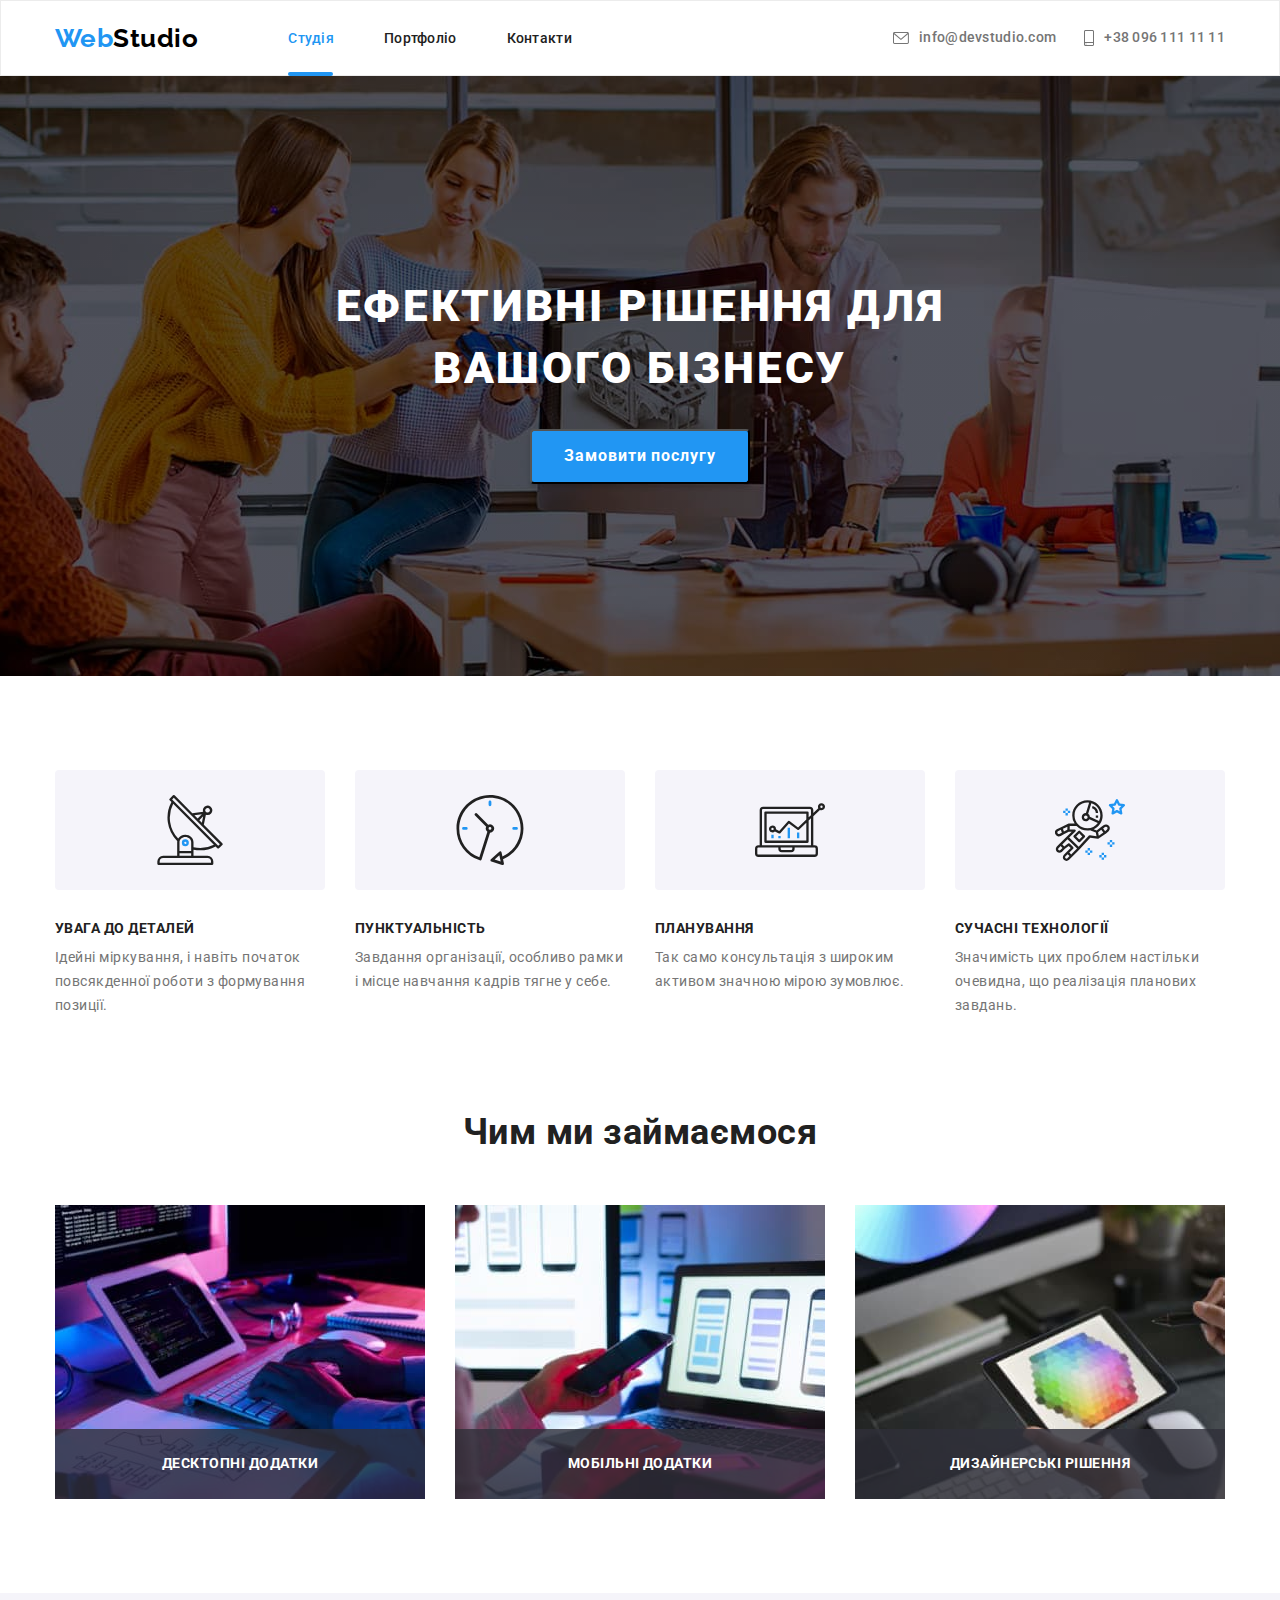
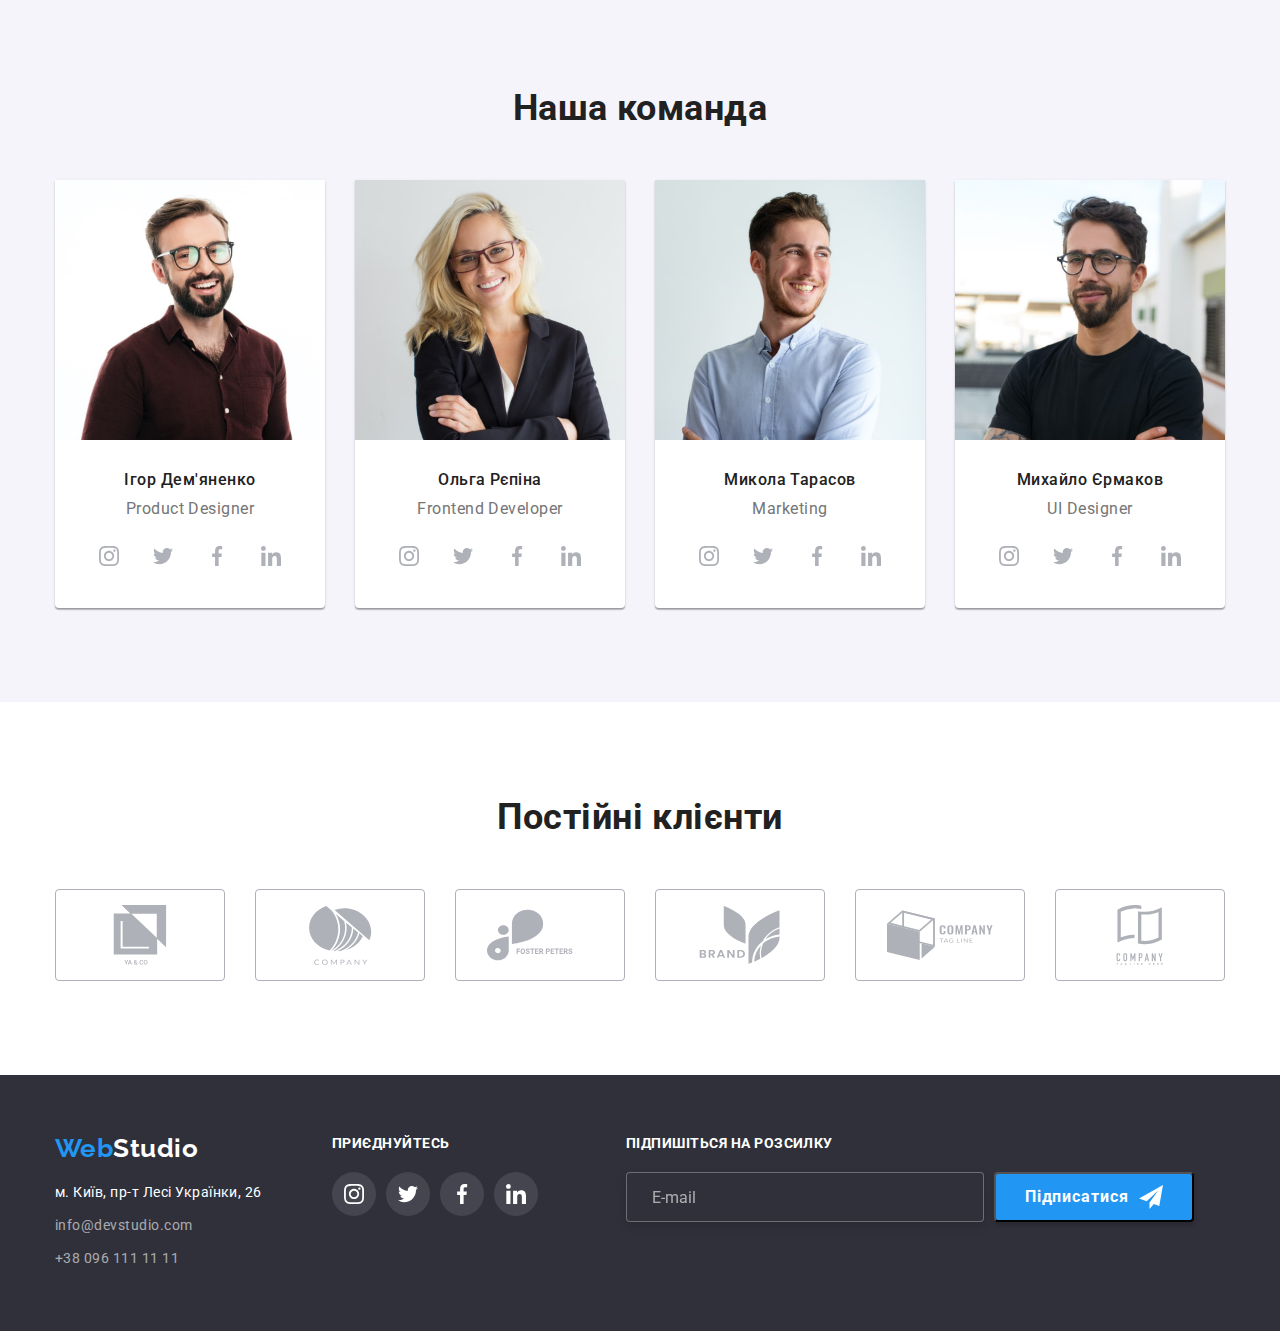
<file: index.html>
<!DOCTYPE html>
    <html lang="uk">
        
    <head>
        <meta charset="UTF-8">
        <meta http-equiv="X-UA-Compatible" content="IE=edge">
        <meta name="viewport" content="width=device-width, initial-scale=1.0">
        <title>Студія</title>
        <link rel="stylesheet" href="https://cdnjs.cloudflare.com/ajax/libs/modern-normalize/1.0.0/modern-normalize.min.css" />
        <link rel="preconnect" href="https://fonts.googleapis.com">
        <link rel="preconnect" href="https://fonts.gstatic.com" crossorigin>
        <link
            href="https://fonts.googleapis.com/css2?family=Raleway:ital,wght@0,700;1,700&family=Roboto:wght@400;500;700;900&display=swap"
            rel="stylesheet">
            <link rel="stylesheet" href="https://cdn.jsdelivr.net/npm/modern-normalize@1.1.0/modern-normalize.min.css">
        <link rel="stylesheet" href="./css/styles.css">
    </head>
    <body class="body-page">

        <!--Шапка-->

        <header class="page-header">
            <div class="container page-header-container">

            <nav class="page-nav">

            <a href="./index.html" class="logo"><span class="logo-web">Web</span>Studio</a>

            

            <ul class="menu list">
                <li class="menu-item">
                    <a href="./index.html" class="menu-link link-current lines">Студія </a>
                </li>
                <li class="menu-item">
                    <a href="./portfolio.html" class="menu-link lines">Портфоліо</a>
                </li>
                <li class="menu-item">
                    <a href="" class="menu-link lines">Контакти</a>
                </li>

                </ul>

                </nav>

                

            <ul class="contact list">

                <li>
                    <a href="mailto:info@devstudio.com" class="contact-phone-number lines ">
                        <svg class="contact-icon mail-list-item-link" width="16" height="12">
                            <use href="./images/sprite/symbol-defs.svg#icon-mail-page-header-hover"></use>
                        </svg>
                        info@devstudio.com</a>
                </li>
            
                <li>
                
                    <a href="tel:+380961111111" class="contact-phone-number lines ">
                        <svg class="contact-icon phone-list-item-link" width="10" height="16">
                            <use href="./images/sprite/symbol-defs.svg#icon-smartphone-page-header"></use>
                        </svg>
                        +38 096 111 11 11</a>
                    
                </li>
                

            </ul>
            </div>  

        

        </header>

        <!--уникальный контент страницы-->
        <main>

    <!--Герой-->
    <section class="hero">


        <div class="container page-hero-container">

    <h1 class="hero-titel">Ефективні рішення для вашого бізнесу</h1>

    <button type="button" class="modal-open-btn pramery" data-modal-open>Замовити послугу</button>

    </div>

    </section>

    <!--Предложение-->

    <section class="section section-sentence">
    <div class="container container-section-sentence">


        <h2 class="section-titel hidinh">Наші переваги</h2>

        <ul class="sentence-list list">


        <li class="section-sentence-item">
            <div class="section-sentence-list"></div>

            <a href="antenna" lang="en" class="sentence-icon  ">
                <svg class="sentence-icon-list " width="70" height="70">
                    <use href="./images/sprite/symbol-defs.svg#icon-antenna-section-sentence" class="sentence-icon-list-item">
                    </use>
                </svg>
            </a>
            <h2 class="titel subtitel">УВАГА ДО ДЕТАЛЕЙ</h2>
            <p class="title-list">Ідейні міркування, і навіть початок повсякденної роботи з формування позиції.</p>


        </li>
        
        
        <li class="section-sentence-item">
            <div class="section-sentence-list"></div>
            <a href="clock" lang="en" class="sentence-icon ">
                <svg class="sentence-icon-list " width="70" height="70">
                    <use href="./images/sprite/symbol-defs.svg#icon-clock-section-sentence" class="sentence-icon-list-item"></use>
                </svg>
            </a>
            <h2 class="titel subtitel">ПУНКТУАЛЬНІСТЬ</h2>
            <p class="title-list">Завдання організації, особливо рамки і місце навчання кадрів тягне у себе.</p>
            
        </li>
        
        <li class="section-sentence-item">
            <div class="section-sentence-list"></div>
            <a href="diagram" lang="en" class="sentence-icon  ">
                <svg class="sentence-icon-list " width="70" height="70">
                    <use href="./images/sprite/symbol-defs.svg#icon-diagram-section-sentence" class="sentence-icon-list-item">
                    </use>
                </svg>
            </a>
            <h2 class="titel subtitel">ПЛАНУВАННЯ</h2>
            <p class="title-list">Так само консультація з широким активом значною мірою зумовлює.</p>
            
        </li>
        
        <li class="section-sentence-item">
            <div class="section-sentence-list"></div>
            <a href="astronaut" lang="en" class="sentence-icon ">
                <svg class="sentence-icon-list " width="70" height="70">
                    <use href="./images/sprite/symbol-defs.svg#icon-astronaut-section-sentence" class="sentence-icon-list-item">
                    </use>
                </svg>
            </a>
            <h2 class="titel subtitel">СУЧАСНІ ТЕХНОЛОГІЇ</h2>
            <p class="title-list">Значимість цих проблем настільки очевидна, що реалізація планових завдань.</p>
            
        </li>
        
        </ul>
        </div>

    </section>


    <!--Чем занимается студия-->
    <section class="section-do " >
    <div class="container container-section-do">
    <h2 class="section-titel">Чим ми займаємося</h2>

    
    <ul class="section-list-do  list">
        <li class="section-list-do-item red">
        <div class="section-do-thumb">
            <img class="section-do-img" src="./images/img-1.jpg" alt="ноутбук" width="370"> 
            <p class="section-do-label">Десктопні додатки</p>
        </div>
        </li>

        <li class="section-list-do-item">
        <div class="section-do-thumb">
            <img src="./images/img-2.jpg" alt="телефон" width="370">

            <p class="section-do-label">Мобільні додатки</p>
            </div>
        </li>

        <li class="section-list-do-item">

        <div class="section-do-thumb">
            <img src="./images/img-3.jpg" alt="планшет" width="370">
            <p class="section-do-label">Дизайнерські рішення</p>
        </div>

        </li>
    
    </ul>



    </div>

    </section>

    <!--Команда-->
    <section class="section team ">

        <div class="container">

        <h2 class="section-titel ">Наша команда</h2>

        <ul class="team-list list">
            <li class="team-list-link">
                
                    <img src="./images/unknown.jpg" class="team-list-link-img" alt="мужчина" width="270">
                    <h2 class="team-title subtitel">Ігор Дем'яненко</h2> 
                    <p class="work-title">Product Designer</p> 

                    <ul class="social-list list">
                        <li class="social-list__item">
                            <a href="instagram" lang="en" class="social-list__item-link social-list__item-link_instagram ">
                            <svg class="social-list__icon" width="20" height="20">
                                <use href="./images/sprite/symbol-defs.svg#icon-instagram-2" class="social-list-icon-use">
                                </use>
                            </svg>
                        </a>
                    </li>

                        <li class="social-list__item">
                            <a href="twitter" lang="en" class="social-list__item-link social-list__item-link_twitter ">
                                <svg class="social-list__icon" width="20" height="20">
                                    <use href="./images/sprite/symbol-defs.svg#icon-twitter" class="social-list-icon-use">
                                    </use>
                                </svg>
                            </a>
                        </li>

                        <li class="social-list__item">
                            <a href="facebook" lang="en" class="social-list__item-link social-list__item-link_facebook ">
                                <svg class="social-list__icon" width="20" height="20">
                                    <use href="./images/sprite/symbol-defs.svg#icon-facebook" class="social-list-icon-use">
                                    </use>
                                </svg>
                            </a>
                        </li>

                        <li class="social-list__item">
                            <a href="linkedin" lang="en" class="social-list__item-link social-list__item-link_linkedin">
                                <svg class="social-list__icon" width="20" height="20">
                                    <use href="./images/sprite/symbol-defs.svg#icon-linkedin" class="social-list-icon-use">
                                    </use>
                                </svg>
                            </a>
                        </li>



                    </ul>
                

                


                
            </li>

            

        <li class="team-list-link">

        <img src="./images/unknown2.jpg" class="team-list-link-img" alt="женщина" width="270">
        <h2 class="team-title subtitel">Ольга Рєпіна</h2>
        <p class="work-title">Frontend Developer</P>
        
            <ul class="social-list list">
                <li class="social-list__item">
                    <a href="instagram" lang="en" class="social-list__item-link social-list__item-link_instagram ">
                        <svg class="social-list__icon" width="20" height="20">
                            <use href="./images/sprite/symbol-defs.svg#icon-instagram-2" class="social-list-icon-use">
                            </use>
                        </svg>
                    </a>
                </li>
            
                <li class="social-list__item">
                    <a href="twitter" lang="en" class="social-list__item-link social-list__item-link_twitter ">
                        <svg class="social-list__icon" width="20" height="20">
                            <use href="./images/sprite/symbol-defs.svg#icon-twitter" class="social-list-icon-use">
                            </use>
                        </svg>
                    </a>
                </li>
            
                <li class="social-list__item">
                    <a href="facebook" lang="en" class="social-list__item-link social-list__item-link_facebook ">
                        <svg class="social-list__icon" width="20" height="20">
                            <use href="./images/sprite/symbol-defs.svg#icon-facebook" class="social-list-icon-use">
                            </use>
                        </svg>
                    </a>
                </li>
            
                <li class="social-list__item">
                    <a href="linkedin" lang="en" class="social-list__item-link social-list__item-link_linkedin">
                        <svg class="social-list__icon" width="20" height="20">
                            <use href="./images/sprite/symbol-defs.svg#icon-linkedin" class="social-list-icon-use">
                            </use>
                        </svg>
                    </a>
                </li>
            
            
            
            </ul>

        </li>

        <li class="team-list-link">

        <img src="./images/unknown3.jpg" class="team-list-link-img" alt="мужчина" width="270">
        <h2 class="team-title subtitel">Микола Тарасов</h2>
        <P class="work-title">Marketing</P>

        <ul class="social-list list">
            <li class="social-list__item">
                <a href="instagram" lang="en" class="social-list__item-link social-list__item-link_instagram ">
                    <svg class="social-list__icon" width="20" height="20">
                        <use href="./images/sprite/symbol-defs.svg#icon-instagram-2" class="social-list-icon-use">
                        </use>
                    </svg>
                </a>
            </li>
        
            <li class="social-list__item">
                <a href="twitter" lang="en" class="social-list__item-link social-list__item-link_twitter ">
                    <svg class="social-list__icon" width="20" height="20">
                        <use href="./images/sprite/symbol-defs.svg#icon-twitter" class="social-list-icon-use">
                        </use>
                    </svg>
                </a>
            </li>
        
            <li class="social-list__item">
                <a href="facebook" lang="en" class="social-list__item-link social-list__item-link_facebook ">
                    <svg class="social-list__icon" width="20" height="20">
                        <use href="./images/sprite/symbol-defs.svg#icon-facebook" class="social-list-icon-use">
                        </use>
                    </svg>
                </a>
            </li>
        
            <li class="social-list__item">
                <a href="linkedin" lang="en" class="social-list__item-link social-list__item-link_linkedin">
                    <svg class="social-list__icon" width="20" height="20">
                        <use href="./images/sprite/symbol-defs.svg#icon-linkedin" class="social-list-icon-use">
                        </use>
                    </svg>
                </a>
            </li>
        
        
        
        </ul>

        </li>


        <li class="team-list-link">
    
            <img src="./images/unknown4.jpg" class="team-list-link-img" alt="мужчина" width="270">
            <h2 class="team-title subtitel">Михайло Єрмаков</h2>
        <P class="work-title">UI Designer</P>

        <ul class="social-list list">
            <li class="social-list__item">
                <a href="instagram" lang="en" class="social-list__item-link social-list__item-link_instagram ">
                    <svg class="social-list__icon" width="20" height="20">
                        <use href="./images/sprite/symbol-defs.svg#icon-instagram-2" class="social-list-icon-use">
                        </use>
                    </svg>
                </a>
            </li>
        
            <li class="social-list__item">
                <a href="twitter" lang="en" class="social-list__item-link social-list__item-link_twitter ">
                    <svg class="social-list__icon" width="20" height="20">
                        <use href="./images/sprite/symbol-defs.svg#icon-twitter" class="social-list-icon-use">
                        </use>
                    </svg>
                </a>
            </li>
        
            <li class="social-list__item">
                <a href="facebook" lang="en" class="social-list__item-link social-list__item-link_facebook ">
                    <svg class="social-list__icon" width="20" height="20">
                        <use href="./images/sprite/symbol-defs.svg#icon-facebook" class="social-list-icon-use">
                        </use>
                    </svg>
                </a>
            </li>
        
            <li class="social-list__item">
                <a href="linkedin" lang="en" class="social-list__item-link social-list__item-link_linkedin">
                    <svg class="social-list__icon" width="20" height="20">
                        <use href="./images/sprite/symbol-defs.svg#icon-linkedin" class="social-list-icon-use">
                        </use>
                    </svg>
                </a>
            </li>
        
        
        
        </ul>

        </li>
    </ul>

    </div>

    </section>

    <section class="section clients">

        <!--Постійні клієнти-->
        <div class="container">

    <h2 class="clients-titel">Постійні клієнти</h2>

    <ul class="clients-list list">

        <li class="clients-list__item">
        <a href="clients-1" lang="en" class="clients-list__item-link">
            <svg class="clients-list__icon" width="106" height="60">
                <use href="./images/sprite/symbol-defs.svg#icon-group" class="clients-list-icon-use">
                </use>
            </svg>
        </a>
        </li>

        <li class="clients-list__item">
            
            <a href="clients-2" lang="en" class="clients-list__item-link">
            <svg class="clients-list__icon" width="106" height="60">
                <use href="./images/sprite/symbol-defs.svg#icon-group-2" class="clients-list-icon-use">
                </use>
            </svg>
        </a>
    </li>


        <li class="clients-list__item">
            <a href="clients-3" lang="en" class="clients-list__item-link">
            <svg class="clients-list__icon" width="106" height="60">
                <use href="./images/sprite/symbol-defs.svg#icon-group-3" class="clients-list-icon-use">
                </use>
            </svg>
        </a>
    </li>


        <li class="clients-list__item">
            
            <a href="clients-4" lang="en" class="clients-list__item-link">
            <svg class="clients-list__icon" width="106" height="60">
                <use href="./images/sprite/symbol-defs.svg#icon-group-4" class="clients-list-icon-use">
                </use>
            </svg>
        </a>

    </li>
        <li class="clients-list__item">
            
            <a href="clients-5" lang="en" class="clients-list__item-link">
            <svg class="clients-list__icon" width="106" height="60">
                <use href="./images/sprite/symbol-defs.svg#icon-group-5" class="clients-list-icon-use">
                </use>
            </svg>
        </a>

    </li>
        <li class="clients-list__item">
            <a href="clients-6" lang="en" class="clients-list__item-link">
            <svg class="clients-list__icon" width="106" height="60">
                <use href="./images/sprite/symbol-defs.svg#icon-group-6" class="clients-list-icon-use">
                </use>
            </svg>
        </a>

    </li>
    </ul>



    </div>

    </section>

    </main>

    <footer class="footer container-footer">

        <div class="container footer-box">

            
    <div class="footer-on">
        
            <a href="./index.html" class="logo-footer lines"><span class="logo-web-footer">Web</span>Studio</a>

        

        <address class="footer-address">

        <ul class="footer-titel list">

            <li><a href="https://www.google.com/maps/place/бул.+Леси+Украинки,+26,+Киев,+02000/@50.4265807,30.5383858,17z/data=!3m1!4b1!4m5!3m4!1s0x40d4cf0e033ecbe9:0x57a4dffefec77da0!8m2!3d50.4265807!4d30.5383858?shorturl=1"
                    target="_blank" rel="noreferer noopener nofollow" class="footer-link adress footer-br">м. Київ, пр-т Лесі Українки, 26</a></li>
            <li><a href="mailto:info@devstudio.com" class="footer-link mail footer-br">info@devstudio.com</a></li>
                <li><a href="tel:+380961111111" class="footer-link tel footer-br">+38 096 111 11 11</a></li>
            
        
        </ul>
        </address>

        </div>


        <div class="foter-social">

        <p class="footer-social-titel">приєднуйтесь</p>

        <ul class="footer-social-list list">



        
        
            <li class="footer-social-list__item">
                <a href="instagram" lang="en" class="footer-social-list__item-link social-list__item-link_instagram ">
                    <svg class="footer-social-list__icon" width="20" height="20">
                        <use href="./images/sprite/symbol-defs.svg#icon-instagram-2" class="footer-social-list-icon-use">
                        </use>
                    </svg>
                </a>
            </li>
        
            <li class="social-list__item">
                <a href="twitter" lang="en" class="footer-social-list__item-link social-list__item-link_twitter ">
                    <svg class="footer-social-list__icon" width="20" height="20">
                        <use href="./images/sprite/symbol-defs.svg#icon-twitter" class="footer-social-list-icon-use">
                        </use>
                    </svg>
                </a>
            </li>
        
            <li class="social-list__item">
                <a href="facebook" lang="en" class="footer-social-list__item-link social-list__item-link_facebook ">
                    <svg class="footer-social-list__icon" width="20" height="20">
                        <use href="./images/sprite/symbol-defs.svg#icon-facebook" class="footer-social-list-icon-use">
                        </use>
                    </svg>
                </a>
            </li>
        
            <li class="social-list__item">
                <a href="linkedin" lang="en" class="footer-social-list__item-link social-list__item-link_linkedin">
                    <svg class="footer-social-list__icon" width="20" height="20">
                        <use href="./images/sprite/symbol-defs.svg#icon-linkedin" class="footer-social-list-icon-use">
                        </use>
                    </svg>
                </a>
            </li>
        
        
        
        </ul>
    
        </div>


        
        <div class="footer-input">
            <p class="footer-input-titel">Підпишіться на розсилку</p>



    <form class="footer-form">
        


        <label class="footer-form-field"> 
            
                <input type="email" class="footer-form-input" 
                required 
                pattern="[A-Za-zА-Яа-яЁёІіЇїЄє]+" 
                name="user-footer_email"
                placeholder="E-mail">
    </label>

    <button type="submit" class="footer-form-button">Підписатися
        <svg class="footer-form-icon-send" width="24" height="24">
            <use href="./images/sprite/symbol-defs.svg#icon-send"></use>
        </svg>
    </button>
            </form>
            
          
           
                
            
            
         
        </div>
        </div>

    </footer>


    <div class="backdrop is-hidden"  data-modal>
        <div class="modal">
            <button type="button" class="modal-close-btn" data-modal-close>
                <svg class="modal-close-icon" width="18" height="18">
                    <use href="./images/sprite/symbol-defs.svg#icon-close">
                        </use>
                </svg>
            </button>
            <b class="modal-form-titel">Залиште свої дані, ми вам передзвонимо</b>
            <form class="modal-form">
                <label class="modal-form-field">
                    <span class="modal-form-field-desc">Ім'я</span>
                    <span class="modal-form-input-wrapp">
                    <input type="text" class="modal-form-input" 
                    required 
                    pattern="[A-Za-zА-Яа-яЁёІіЇїЄє]+" 
                    name="user_name">
                    <svg class="modal-form-icon" width="18" height="18">
                        <use href="./images/sprite/symbol-defs.svg#modal-icon-person"></use>
                    </svg>
                    </span>

                </label>

                <label class="modal-form-field">
                    <span class="modal-form-field-desc">Телефон</span>
                    <span class="modal-form-input-wrapp">
                    <input type="tel" class="modal-form-input" 
                    required 
                    pattern="[0-9]{3}-[0-9]{3}-[0-9]{2}-[0-9]{2}"
                    title="xxx-xxx-xx-xx"
                    name="user_phome">
                    <svg class="modal-form-icon" width="18" height="18">
                        <use href="./images/sprite/symbol-defs.svg#modal-icon-phone"></use>
                    </svg>
                    </span>
                    
                </label>

                <label class="modal-form-field">
                    <span class="modal-form-field-desc">Пошта</span>
                    <span class="modal-form-input-wrapp">
                    <input type="email" class="modal-form-input" required pattern="[A-Za-zА-Яа-яЁёІіЇїЄє]+"
                    name="user_email">
                    <svg class="modal-form-icon" width="18" height="18">
                        <use href="./images/sprite/symbol-defs.svg#modal-icon-email"></use>
                    </svg>
                    </span>
                </label>

                <label class="modal-form-field modal-form-field-last">
            <span class="modal-form-field-desc">Коментар</span>
                    <textarea name="user_message" class="modal-form-massage"
                    placeholder="Введіть текст"></textarea>            
                </label>
                <label class="modal-form-check-field">
                    <input type="checkbox" class="modal-form-check" required
                    name="checkbox">
                    <svg class="modal-form-own-checkbox">
                        <use  class="modal-form-own-checkbox-icon" href="./images/sprite/symbol-defs.svg#icon-check"></use>
                    </svg>
                    <span class="modal-form-text">Погоджуюся з розсилкою та приймаю &nbsp;</span>
                            <a href="" class="modal-form-treaty">Умови договору</a>
                </label>
                <button type='submit' class="modal-form-submit">Відправити</button>

            </form>
        </div>
    </div>

        <script src="./js/modal.js"></script>
    </body>
    </html>
</file>
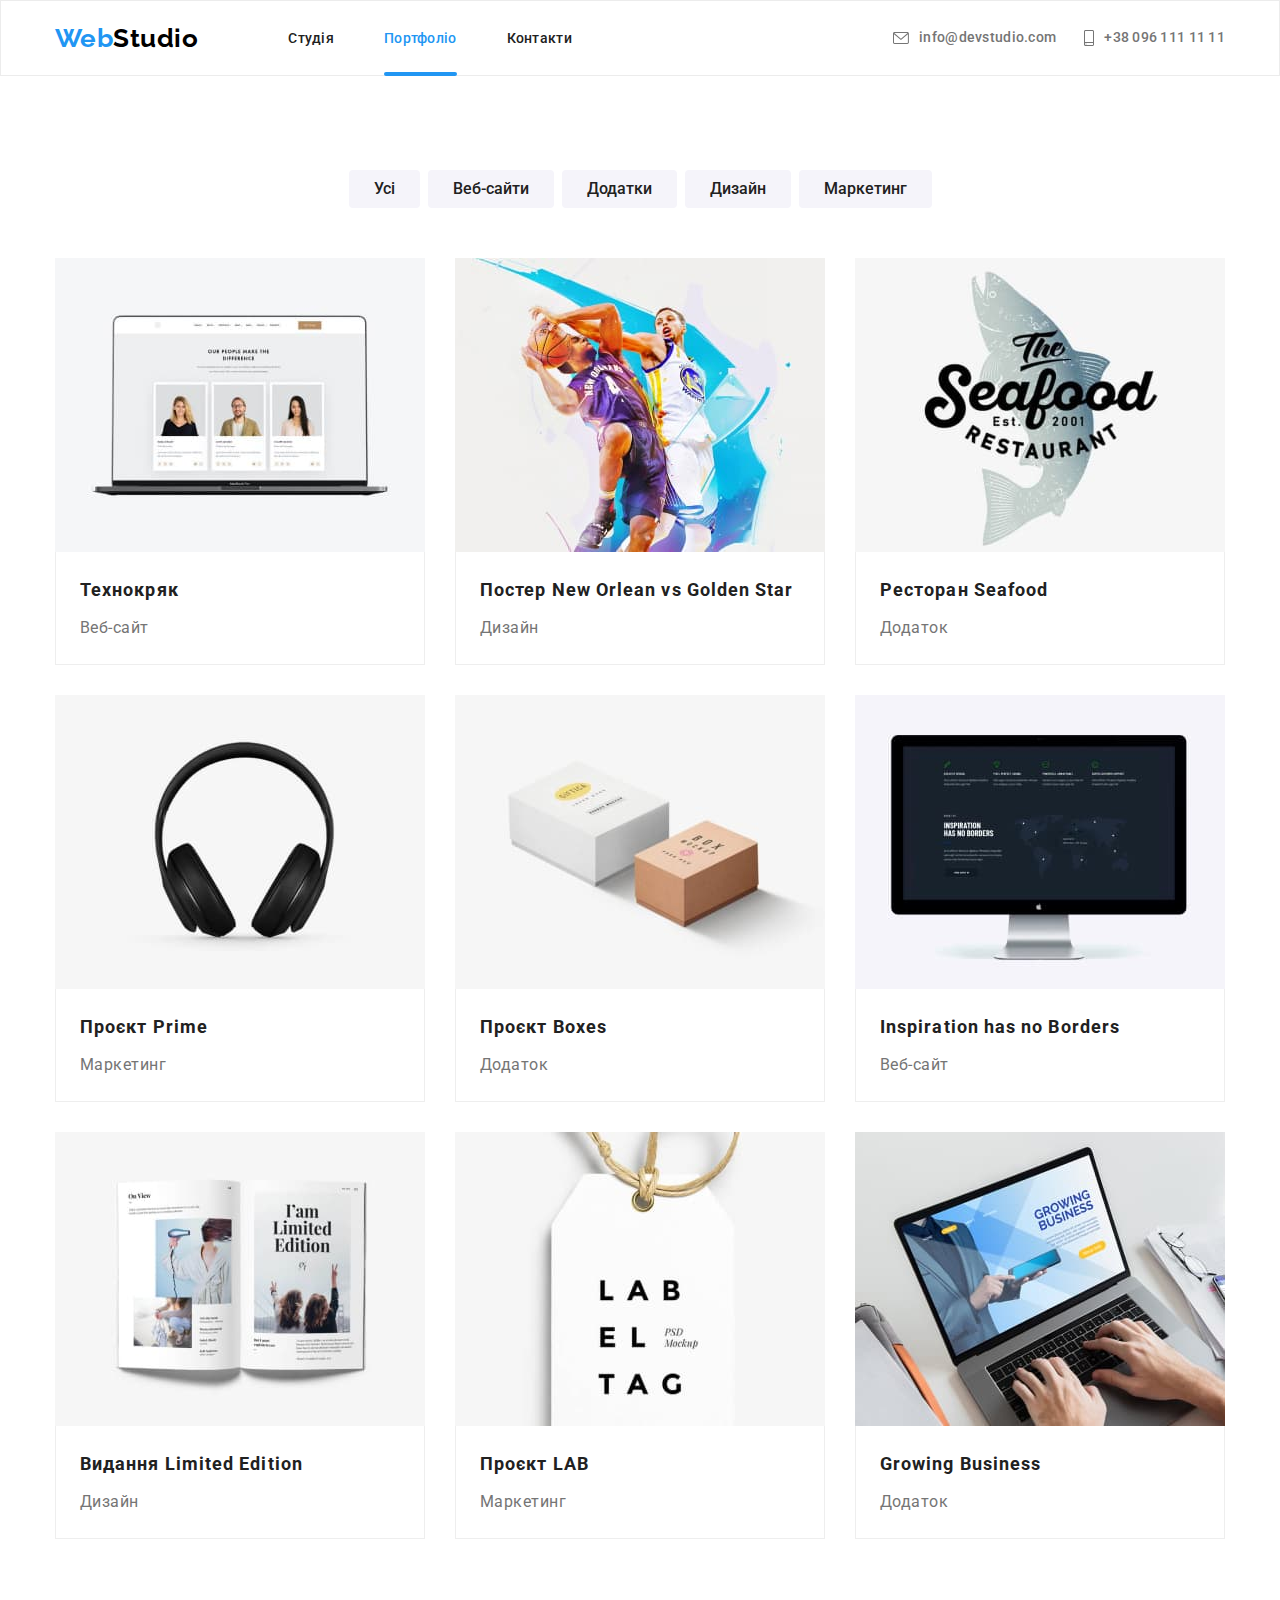
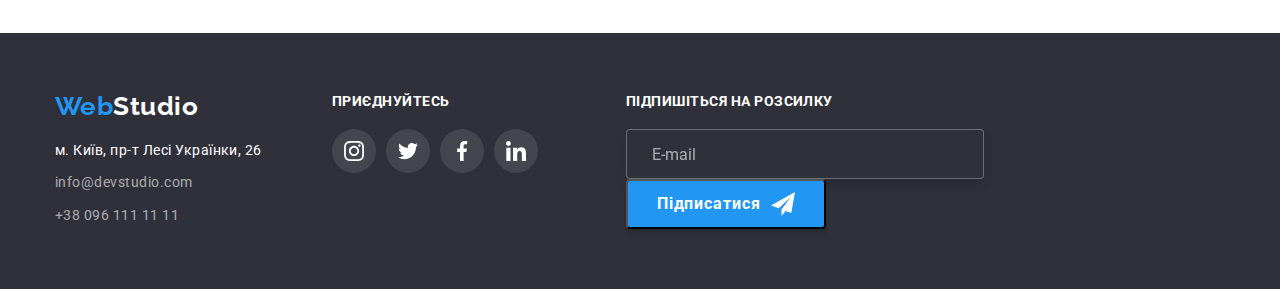
<file: portfolio.html>
<!DOCTYPE html>
<html lang="uk">

<head>
    <meta charset="UTF-8">
    <meta http-equiv="X-UA-Compatible" content="IE=edge">
    <meta name="viewport" content="width=device-width, initial-scale=1.0">
    <title>Портфоліо</title>
    <link rel="stylesheet" href="https://cdnjs.cloudflare.com/ajax/libs/modern-normalize/1.0.0/modern-normalize.min.css" />
    <link rel="preconnect" href="https://fonts.googleapis.com">
    <link rel="preconnect" href="https://fonts.gstatic.com" crossorigin>
    <link
        href="https://fonts.googleapis.com/css2?family=Raleway:ital,wght@0,700;1,700&family=Roboto:wght@400;500;700;900&display=swap"
        rel="stylesheet">
        <link rel="stylesheet" href="https://cdn.jsdelivr.net/npm/modern-normalize@1.1.0/modern-normalize.min.css">
    <link rel="stylesheet" href="./css/styles.css">
</head>

<body class="body-page">

    <!--Шапка-->

    <header class="page-header">
        <div class="container page-header-container">

        <nav class="page-nav">

            <a href="./index.html" class="logo"><span class="logo-web">Web</span>Studio</a>



            <ul class="menu list">
                <li class="menu-item lines ">
                    <a href="./index.html" class="menu-link lines ">Студія </a>
                </li>
                <li class="menu-item">
                    <a href="./portfolio.html" class="menu-link link-current-portfolio lines ">Портфоліо</a>
                </li>
                <li class="menu-item">
                    <a href="" class="menu-link lines">Контакти</a>
                </li>
            
            </ul>

        </nav>



        <ul class="contact list">
        <li>
            <a href="mailto:info@devstudio.com" class="contact-phone-number lines ">
                <svg class="contact-icon mail-list-item-link" width="16" height="12">
                    <use href="./images/sprite/symbol-defs.svg#icon-mail-page-header-hover"></use>
                </svg>
                info@devstudio.com</a>
        </li>
        
        <li>
        
            <a href="tel:+380961111111" class="contact-phone-number lines ">
                <svg class="contact-icon phone-list-item-link" width="10" height="16">
                    <use href="./images/sprite/symbol-defs.svg#icon-smartphone-page-header"></use>
                </svg>
                +38 096 111 11 11</a>
        
        </li>
        </ul>
        </div>



    </header>

    <main class="partfolio-main">

  

        <section class="section portfolio-section list">

                <div class="container container-partfolio-main">
          
        <h1 class="section-titel portfolio-title hidinh">Наші проекти</h1>
            <ul class="portfolio-list list">
<li><button type="button" class="portfolio-button">Усі</button></li>
<li><button type="button" class="portfolio-button">Веб-сайти</button></li>
<li><button type="button" class="portfolio-button">Додатки</button></li>
<li><button type="button" class="portfolio-button">Дизайн</button></li>
<li><button type="button" class="portfolio-button">Маркетинг</button></li>
            </ul>
           
  
   
<ul class="our-projects list">
<li class="our-projects-item">
   <a href="" class="our-projects-link ">
            <div class="our-projects-thumb">
       <img src="./images/portfolio-1.jpg" class="our-projects-item-img" alt="ноутбук_зі_сторінкою_сайту" width="370">
    <p class="our-projects-label">Ресурс пропонує комплексні пропозиції з різним рівнем функціоналу та сервісів. Все це
        дозволить відвідувачу отримати вичерпні відомості про компанію чи приватну особу.
    </p>
    </div>

    <div class="our-projects-lines">
       <h2 class="our-projects-title">Технокряк</h2>
    <p class="our-projects-list">Веб-сайт</p>
    
    </div>
 
    </a>
</li>
<li class="our-projects-item">
    <a href="" class="our-projects-link">
        <div class="our-projects-thumb">
    <img src="./images/portfolio-2.jpg" class="our-projects-item-img" alt="гравці_баскетболу" width="370">
     <p class="our-projects-label">Ресурс пропонує комплексні пропозиції з різним рівнем функціоналу та сервісів. Все це
        дозволить відвідувачу отримати
        вичерпні відомості про компанію чи приватну особу.
    </p>
    </div>
        <div class="our-projects-lines">
    <h2 class="our-projects-title">Постер New Orlean vs Golden Star</h2>
    <p class="our-projects-list">Дизайн</p>
    </div>
    </a>
</li>
<li class="our-projects-item">
    <a href="" class="our-projects-link">
        <div class="our-projects-thumb">
    <img src="./images/portfolio-3.jpg" class="our-projects-item-img" alt="логотип_ресторану" width="370">
     <p class="our-projects-label">Ресурс пропонує комплексні пропозиції з різним рівнем функціоналу та сервісів. Все це
        дозволить відвідувачу отримати
        вичерпні відомості про компанію чи приватну особу.
    </p>
    </div>
      <div class="our-projects-lines">
    <h2 class="our-projects-title">Ресторан Seafood</h2>
    <p class="our-projects-list">Додаток</p>
    </div>
    </a>
</li>
<li class="our-projects-item">
    <a href="" class="our-projects-link">
        <div class="our-projects-thumb">
    <img src="./images/portfolio-4.jpg" class="our-projects-item-img" alt="навушники" width="370">
     <p class="our-projects-label">Ресурс пропонує комплексні пропозиції з різним рівнем функціоналу та сервісів. Все це
        дозволить відвідувачу отримати
        вичерпні відомості про компанію чи приватну особу.
    </p>
    </div>
      <div class="our-projects-lines">
    <h2 class="our-projects-title">Проєкт Prime</h2>
    <p class="our-projects-list">Маркетинг</p>
    </div>
    </a>
</li>
<li class="our-projects-item">
    <a href="" class="our-projects-link">
        <div class="our-projects-thumb">
    <img src="./images/portfolio-5.jpg" class="our-projects-item-img" alt="дві_коробки" width="370">
     <p class="our-projects-label">Ресурс пропонує комплексні пропозиції з різним рівнем функціоналу та сервісів. Все це
        дозволить відвідувачу отримати
        вичерпні відомості про компанію чи приватну особу.
    </p>
    </div>
      <div class="our-projects-lines">
    <h2 class="our-projects-title">Проєкт Boxes</h2>
    <p class="our-projects-list">Додаток</p>
    </div>
    </a>
</li>
<li class="our-projects-item">
    <a href="" class="our-projects-link">
        <div class="our-projects-thumb">
    <img src="./images/portfolio-6.jpg" class="our-projects-item-img" alt="комп'ютер_зі_сторінкою_сайту" width="370">
     <p class="our-projects-label">Ресурс пропонує комплексні пропозиції з різним рівнем функціоналу та сервісів. Все це
        дозволить відвідувачу отримати
        вичерпні відомості про компанію чи приватну особу.
    </p>
    </div>
      <div class="our-projects-lines">
    <h2 class="our-projects-title">Inspiration has no Borders</h2>
   <p class="our-projects-list">Веб-сайт</p>
   </div>
</a>
</li>
<li class="our-projects-item">
    <a href="" class="our-projects-link">
        <div class="our-projects-thumb">
    <img src="./images/portfolio-7.jpg" class="our-projects-item-img" alt="книга" width="370">
     <p class="our-projects-label">Ресурс пропонує комплексні пропозиції з різним рівнем функціоналу та сервісів. Все це
        дозволить відвідувачу отримати
        вичерпні відомості про компанію чи приватну особу.
    </p>
    </div>
      <div class="our-projects-lines">
    <h2 class="our-projects-title">Видання Limited Edition</h2>
   <p class="our-projects-list">Дизайн</p>
   </div>
</a>
</li>
<li class="our-projects-item">
    <a href="" class="our-projects-link">
        <div class="our-projects-thumb">
    <img src="./images/portfolio-8.jpg" class="our-projects-item-img" alt="бирка" width="370">
     <p class="our-projects-label">Ресурс пропонує комплексні пропозиції з різним рівнем функціоналу та сервісів. Все це
        дозволить відвідувачу отримати
        вичерпні відомості про компанію чи приватну особу.
    </p>
    </div>
      <div class="our-projects-lines">
    <h2 class="our-projects-title">Проєкт LAB</h2>
    <p class="our-projects-list">Маркетинг</p>
    </div>
    </a>
</li>
<li class="our-projects-item">
    <a href="" class="our-projects-link">
        <div class="our-projects-thumb">
        
    <img src="./images/portfolio-9.jpg" class="our-projects-item-img" alt="ноутбук_із_зображенням_додаєте" width="370">
     <p class="our-projects-label">Ресурс пропонує комплексні пропозиції з різним рівнем функціоналу та сервісів. Все це
        дозволить відвідувачу отримати
        вичерпні відомості про компанію чи приватну особу.
    </p>
    </div> 
      <div class="our-projects-lines">
    <h2 class="our-projects-title">Growing Business</h2>
    <p class="our-projects-list">Додаток</p>
    </div>
    </a>
</li>

</ul>
</div>
        </section>


        
    </main>


<footer class="footer container-footer">

    <div class="container footer-box">


        <div class="footer-on">

            <a href="./index.html" class="logo-footer lines"><span class="logo-web-footer">Web</span>Studio</a>



            <address class="footer-address">

                <ul class="footer-titel list">

                    <li><a href="https://www.google.com/maps/place/бул.+Леси+Украинки,+26,+Киев,+02000/@50.4265807,30.5383858,17z/data=!3m1!4b1!4m5!3m4!1s0x40d4cf0e033ecbe9:0x57a4dffefec77da0!8m2!3d50.4265807!4d30.5383858?shorturl=1"
                            target="_blank" rel="noreferer noopener nofollow" class="footer-link adress footer-br">м.
                            Київ, пр-т Лесі Українки, 26</a></li>
                    <li><a href="mailto:info@devstudio.com" class="footer-link mail footer-br">info@devstudio.com</a>
                    </li>
                    <li><a href="tel:+380961111111" class="footer-link tel footer-br">+38 096 111 11 11</a></li>


                </ul>
            </address>

        </div>


        <div class="foter-social">

            <p class="footer-social-titel">приєднуйтесь</p>

            <ul class="footer-social-list list">





                <li class="footer-social-list__item">
                    <a href="instagram" lang="en"
                        class="footer-social-list__item-link social-list__item-link_instagram ">
                        <svg class="footer-social-list__icon" width="20" height="20">
                            <use href="./images/sprite/symbol-defs.svg#icon-instagram-2"
                                class="footer-social-list-icon-use">
                            </use>
                        </svg>
                    </a>
                </li>

                <li class="social-list__item">
                    <a href="twitter" lang="en" class="footer-social-list__item-link social-list__item-link_twitter ">
                        <svg class="footer-social-list__icon" width="20" height="20">
                            <use href="./images/sprite/symbol-defs.svg#icon-twitter"
                                class="footer-social-list-icon-use">
                            </use>
                        </svg>
                    </a>
                </li>

                <li class="social-list__item">
                    <a href="facebook" lang="en" class="footer-social-list__item-link social-list__item-link_facebook ">
                        <svg class="footer-social-list__icon" width="20" height="20">
                            <use href="./images/sprite/symbol-defs.svg#icon-facebook"
                                class="footer-social-list-icon-use">
                            </use>
                        </svg>
                    </a>
                </li>

                <li class="social-list__item">
                    <a href="linkedin" lang="en" class="footer-social-list__item-link social-list__item-link_linkedin">
                        <svg class="footer-social-list__icon" width="20" height="20">
                            <use href="./images/sprite/symbol-defs.svg#icon-linkedin"
                                class="footer-social-list-icon-use">
                            </use>
                        </svg>
                    </a>
                </li>



            </ul>

        </div>


<div class="footer-imput">
    <p class="footer-input-titel">Підпишіться на розсилку</p>

<div class="footer-wrapper">

    <form class="footer-form">



        <label class="footer-form-field">

            <input type="email" class="footer-form-input" required pattern="[A-Za-zА-Яа-яЁёІіЇїЄє]+"
                name="user-footer_email" placeholder="E-mail">
        </label>
    </form>


    <span class="footer-modal-form-buttom">
        <button type="submit" class="footer-form-button">Підписатися
            <svg class="footer-form-icon-send" width="24" height="24">
                <use href="./images/sprite/symbol-defs.svg#icon-send"></use>
            </svg>
        </button>

    </span>
</div>
</div>
</div>

</footer>

</body>
</html>
</file>
<file: css/styles.css>
/* цвет основного текста черный #212121 */
/* вторичный цвет серый #757575 */
/* акцент голубой цвет #2196F3 */
/* белый цвет #FFFFFF */


/* вторичный цвет фона темно серый #2F303A */
/* вториный цвет фона серый #F5F4FA */


:root {
    --primery-text-color: #212121;
    --titel-text-color: #757575;
    --accent-color: #2196F3;
    --stock-color: #FFFFFF;
    --logo-color: #000000;
    --hero-color: #2F303A;
    --tem-color: #F5F4FA;
    --footer-color: rgba(255, 255, 255, 0.6);
    --heder-line: #ECECEC;


    --primety-font:'Roboto', sans-serif;
    --secondary-font: 'Raleway', sans-serif;
    --overlay: rgba(0, 0, 0, 0.4);

    --transition-dur-and-func: 250ms cubic-bezier(0.4, 0, 0.2, 1);
}
/* Сброс точек */

.lines {
    text-decoration: none;

}

.list {
    list-style: none;
}

/* Убрать растояние под фото */

img {
    display: block;
}

button {
    cursor: pointer;
    font-family: inherit;
}

body {



    font-family: var(--primety-font);
    letter-spacing: 0.03em
        }

h1,
h2,
h3,
h4,
p {
margin-top: 0;
margin-bottom: 0;
}
    
ul,
ol {
margin-top: 0;
margin-bottom: 0;
padding-left: 0;
}
    
button {
cursor: pointer;
}
    
img {
display: block;
}

address {
    font-style: normal;
}

.container {
    width: 1200px;
    margin-left: auto;
    margin-right: auto;
    padding-left: 15px;
    padding-right: 15px;
}

.hidinh {
    display: none;
}




/* Body
.body-page {
     
} */


/* Page-header */

.page-header {
    background-color: var(--stock-color);
    
   
}

.page-header {
    border: 1px solid var(--heder-line)
}

.page-header-container {
    display: flex;
    align-items: center;
    justify-content: space-between;
   
   
    
}

.page-nav {
    display: flex;
    align-items: center;
}

/* Logo */
.logo {
    color: var(--logo-color);
    font-family: var(--secondary-font);
        font-weight: 700;
        font-size: 26px;
        line-height: 1;
         text-decoration: none;
        
    
    
       
}

.logo {
    margin-right: 90px;
    padding-top: 24px;
        padding-bottom: 24px;
}

.logo-web {
    color: var(--accent-color);
    font-family: var(--secondary-font);
}



/* Стрраницы Menu */

.menu .menu-link {
    position: relative;
    color: #212121;
    font-weight: 500;
        font-size: 14px;
        line-height: 1;
        letter-spacing: 0.02em;
        transition: color var(--transition-dur-and-func);
   
}

.menu .menu-link:hover,
.menu .menu-link:focus
{
    color: var(--accent-color);
 
    
}

.menu .link-current { 
    
    color: var(--accent-color);


}

.menu .link-current-portfolio {
    color: var(--accent-color);

}

.link-current::after {
    position: absolute;
    display: block;
    content: '';
    width: 45px;
    height: 4px;
    margin-top: 25px;
    background: #2196F3;
        border-radius: 2px;
}

.link-current-portfolio::after {
    position: absolute;
    display: block;
        content: '';
        width: 73px;
        height: 4px;
        margin-top: 25px;
        background: #2196F3;
        border-radius: 2px;

}

.menu {
    align-items: center;
    display: flex;
    column-gap: 50px;
}

.contact {
    display: flex;
    column-gap: 28px;
}

img {
    max-width: 100%;
    height: auto;
}


/* .menu-item:not(:last-child) {
    margin-right: 50px;
} */



/* Как связаться Contact-phone-number */

.contact .contact-phone-number
{
color: var(--titel-text-color);
font-weight: 500;
    font-size: 14px;
    line-height: 1.1;
    letter-spacing: 0.02em;
    transition: color var(--transition-dur-and-func);

}

.contact .contact-phone-number:hover,
.contact .contact-phone-number:focus 
{
    color: var(--accent-color);
}

.contact-phone-number {
    display: flex;
    align-items: center;
    justify-content: center;
    column-gap: 10px;
}

.mail-list-item-link

 {
    fill: var(--titel-text-color);
}

.contact-icon {
    fill: currentColor;
}



/* Герой Hero */



.hero {
    max-width: 1600px;
        height: 600px;
        margin-left: auto;
        margin-right: auto;
        background-color: var(--hero-color);
        background-image: linear-gradient(to right,
         var(--overlay),
        var(--overlay)
        ),
            url(../images/img_hero.jpg);
            background-repeat: no-repeat;
                    background-position: center;
                    background-size: cover;
                    background-clip: border-box;
    

}



.hero {
    padding-top: 200px;
    padding-bottom: 200px;
   
    
   
}

.hero-titel {
    color: var(--stock-color);
    font-weight: 900;
        font-size: 44px;
        line-height: 1.4;
        letter-spacing: 0.06em;
        text-transform: uppercase;
        width: 696px;
       margin-left: auto;
       margin-right: auto;
  
       
      

        
      
     
}

.hero-titel {

    

    margin-bottom: 30px;
    
    
   
}

.page-hero-container {
    text-align: center;
    
    
}

.modal-open-btn { color: var(--stock-color);
    background-color: var(--accent-color);
    font-weight: 700;
        font-size: 16px;
        line-height: 1.9;
        letter-spacing: 0.06em;
        box-shadow: 0px 4px 4px rgba(0, 0, 0, 0.15);
            border-radius: 4px;
         
 
          
}



.modal-open-btn:hover,
.modal-open-btn:focus
{


    color: var(--stock-color);
        background-color: var(--accent-color);
        

}

.modal-open-btn {
    padding: 10px 32px;
}








/* Section */

.section-titel {
   color: var(--primery-text-color);
    font-weight: 700;
    font-size: 36px;
    line-height: 1.2;
    text-align: center;
    margin-bottom: 50px;
    
}

.section {
  padding-top: 94px;
   padding-bottom: 94px;
}

.subtitel {
    margin-bottom: 10px;
}

/* Sentence < !--Предложение--> */


.sentence-list .titel {
    color: var(--primery-text-color);
font-weight: 700;
    font-size: 14px;
    line-height: 1.15;
    text-transform: uppercase;
  
}
.title-list {
    color: var(--titel-text-color);
    font-weight: 400;
        font-size: 14px;
        line-height: 1.7;
       
        
}

.sentence-list {
    display: flex;
    flex-wrap: wrap;
    gap: 30px;
 

}

 .section-sentence-item{
    flex-basis: calc((100% - 90px) / 4);
   

 }  

 .sentence-icon{
    display: flex;
        align-items: center;
        justify-content: center;
        width: 270px;
            height: 120px;
            border-radius: 4px;
            background-color: var(--tem-color);
            margin-bottom: 30px;
           
         
 }

 .sentence-icon-list-item {
   
  
   padding: 25px 100px;
    

    
 }
 
 .section-sentence-list {
    display: flex;
        align-items: center;
        justify-content:space-between;
        

 }

 





/* Studio do < !--Чем занимается студия--> */
.section-do {
    background-color: var(--stock-color);
}

.section-do {
        padding-bottom: 94px;
}

.section-list-do {
    display: flex;
    flex-wrap: wrap;
        gap: 30px;
}

.section-list-do-item {
    flex-basis: calc((100% - 60px) / 3);
    max-width: 100%;
    height: auto;

}


.section-do-thumb {
    
position: relative;


  
  
}

.section-do-label {
   
    display: flex;
    align-items: center;
    justify-content: center;
    position: absolute;
    bottom: 0;
    width: 370px;
    height: 70px;
    background-color: rgba(47, 48, 58, 0.8);
    color: var(--stock-color);
    text-transform: uppercase;
    font-weight: 700;
text-align: center;
font-size: 14px;
    line-height: 1.2;
  
     
    /* transform: translate(50%, -50%); */
  


}
    

/* Team  < !--Команда-->*/

.team {
    background-color: var(--tem-color);
}

.team-list .team-title { 
    color: var(--primery-text-color);
    font-weight: 500;
        font-size: 16px;
        line-height: 1.2;
        text-align: center;
        padding-top: 30px;
       
        

}

.team-list .work-title  {
    color: var(--titel-text-color);
    font-weight: 400;
        font-size: 16px;
        line-height: 1.2;
        text-align: center;
        
        
}

.team-list {
    display: flex;
        flex-wrap: wrap;
        gap: 30px;

}


.work-title {
    margin-bottom: 16px;
}

.team-list-link {
    background: var(--stock-color);
    flex-basis: calc((100% - 90px) / 4);
    max-width: 100%;
        height: auto;
        box-shadow: 0px 1px 3px rgba(0, 0, 0, 0.12), 0px 1px 1px rgba(0, 0, 0, 0.14), 0px 2px 1px rgba(0, 0, 0, 0.2);
border-radius: 0px 0px 4px 4px;
}



    
   .social-list {
       display: flex;
       justify-content: center;
       gap: 10px;
       padding-bottom: 30px;
       

      
   }

   .social-list__item-link {
       display: flex;
       align-items: center;
       justify-content: center;
       width: 44px;
       height: 44px;
       border-radius: 50%;
       background-color: var(--stock-color);
    transition: background-color var(--transition-dur-and-func);
       
    

       
   }

   .social-list__icon {
    
      gap: 10px;
       fill: #AFB1B8;
        transition: fill var(--transition-dur-and-func);
   }

   .social-list-icon-use{
    padding: 12px;
   }
   .social-list__item-link:hover .social-list__icon,
   .social-list__item-link:focus .social-list__icon{
       
    
    fill: var(--stock-color);
   }

 .social-list__item-link:hover
  {
    background-color: var(--accent-color);
 }


 /* Clients  < !--Постійні клієнти-->*/

 .clients-titel
 {
    color: var(--primery-text-color);
    font-weight: 700;
    font-size: 36px;
    line-height: 1.2;
    text-align: center;
    margin-bottom: 50px;
}

.clients-list {
    display: flex;
    justify-content: center;
   
}

.clients-list__item-link {
    display: flex;
    align-items: center;
    justify-content: center;
    width: 170px;
    height: 92px;
border: 1px solid #AFB1B8;
    border-radius: 4px;
    background-color: var(--stock-color);
    column-gap: 30px;
    transition: background-color var(--transition-dur-and-func), border-color var(--transition-dur-and-func);
  



}

.clients-list__icon {
    fill: #AFB1B8;
    transition: fill var(--transition-dur-and-func);
}

.clients-list__item:not(:last-child) {
    margin-right: 30px;
}

.clients-list-icon-use {
    padding: 16px 32px;
}

.clients-list__item-link:hover .clients-list__icon,
.clients-list__item-link:focus .clients-list__icon {
   
    fill: var(--accent-color);
}

.clients-list__item-link:hover,
.clients-list__item-link:focus {

    border-color:  var(--accent-color);
    
}

   
/* Footer  */



.footer {
    background-color: var(--hero-color);
    
    
}

.logo-footer {
    color: var(--stock-color);
    font-family: var(--secondary-font);
        font-weight: 700;
        font-size: 26px;
        line-height: 1;
        margin-bottom: 20px;
            display: inline-block;
    
       
        
        
}

.logo-web-footer {
    color: var(--accent-color);
    font-family: var(--secondary-font);
 

    
   
   
}
.adress  { 
    color: var(--stock-color);
    font-weight: 400;
        font-size: 14px;
        line-height: 1.7;
        text-decoration: none;
      
      
     
    
    
}

.mail,
.tel {
    color: var(--footer-color);
    font-weight: 400;
        font-size: 14px;
        line-height: 1.7;
        text-decoration: none;
        font-style: normal;
        
     

}



.footer-box {
    display: flex;
}

.footer-on {
    margin-right: 70px;
}

.footer-social {
  
}

.footer-social-list {
    
    display: flex;
    text-align: center;
    align-items: baseline;
    width: 200px;
    margin: 0 auto;
    gap: 10px;
    margin-right: 94px;
}


.footer-social-titel {
    color: var(--stock-color);
        font-weight: 700;
        font-size: 14px;
        line-height: 1.2;
        margin-bottom: 20px;
        text-transform: uppercase;


}


 

 .footer-social-list__item-link {
     display: flex;
     align-items: center;
     justify-content: center;
     width: 44px;
     height: 44px;
     border-radius: 50%;
     background-color: rgba(255, 255, 255, 0.1);
    transition: background-color var(--transition-dur-and-func);
     




 }

 .footer-social-list__icon {

     
     fill: var(--stock-color);
     
 }

 .social-list-icon-use {
     padding: 12px;
 }



 .footer-social-list__item-link:hover {
     background-color: var(--accent-color);
 }

 /* ====== foter-input ===== */



   .footer-form {
    display: flex;
   }

 .footer-input-titel {
    color: var(--stock-color);
        font-weight: 700;
        font-size: 14px;
        line-height: 1.2;
        margin-bottom: 20px;
        text-transform: uppercase;
 }


 .footer-form-field {

    margin-right: 10px;

 }

 .footer-form-input {
    width: 358px;
        height: 50px;
        border: 1px solid rgba(255, 255, 255, 0.3);
            filter: drop-shadow(0px 4px 4px rgba(0, 0, 0, 0.15));
            border-radius: 4px;
            color: var(--stock-color);
            background-color: var(--hero-color);

            padding-left: 15px;
 
 }

 .footer-form-input::placeholder {
    font-weight: 400;
    font-size: 16px;
        line-height: 1.25;
    padding: 10px;
color: rgba(255, 255, 255, 0.6);
    
 }


 .footer-modal-form-buttom {
 
     position: relative;
     
 }

.footer-form-button {
 
    display: flex;
        align-items: center;
        justify-content: center;
        gap: 10px;
       

}

 .footer-form-button {

     width: 200px;
     height: 50px;
     color: var(--stock-color);
     background-color: var(--accent-color);
     font-weight: 700;
     font-size: 16px;
     line-height: 1.9;
     letter-spacing: 0.06em;
     box-shadow: 0px 4px 4px rgba(0, 0, 0, 0.15);
     border-radius: 4px;
       
     

 }



 .footer-form-button:hover,
 .footer-form-button:focus {


     color: var(--stock-color);
     background-color: var(--accent-color);


 }

 
.footer-form-icon-send {
    fill: var(--stock-color);
    
    
}

 



/* .tel, 
.adress {padding-bottom: 9px;} */


.footer-titel {
    display: flex;
    flex-direction: column;
    gap: 9px;
}

.footer-titel .footer-link:hover,
.footer-titel .footer-link:focus 
{
    color: var(--accent-color);
    transition: color var(--transition-dur-and-func);
}

.container-footer {
    padding-top: 60px;
    padding-bottom: 60px;
   
}



/* Portfolio.html */

/* Portfolio-section */

.portfolio-title {
    color: var(--primery-text-color);
    font-weight: 700;
        font-size: 36px;
        line-height: 1.2;
        text-align: center;

    
      
}

.portfolio-button {
    color: var(--primery-text-color);
    background-color: var(--tem-color);
    font-family: inherit;
        cursor: pointer;
font-weight: 500;
    font-size: 16px;
    line-height: 1.6;
    text-align: center;
    border-radius: 4px;
 border: transparent;
    transition: color var(--transition-dur-and-func), background-color  var(--transition-dur-and-func), box-shadow  var(--transition-dur-and-func);
  
}

.portfolio-button:hover,    
.portfolio-button:focus
 { color: var(--stock-color);
    background-color: var(--accent-color);
        box-shadow: 0px 3px 1px rgba(0, 0, 0, 0.1), 0px 1px 2px rgba(0, 0, 0, 0.08), 0px 2px 2px rgba(0, 0, 0, 0.12);
}




.portfolio-list {
    display: flex;
    justify-content: center;
    flex-wrap: wrap;
    gap: 8px;
    margin-bottom: 50px;
}

.portfolio-button {
    padding: 6px 25px;
}

.our-projects-title {
    color: var(--primery-text-color);
    font-weight: 700;
        font-size: 18px;
        line-height: 2;
        letter-spacing: 0.06em;
       
        
     
}
.our-projects-list {
    
    color: var(--titel-text-color);
    font-weight: 400;
        font-size: 16px;
        line-height: 2;

        
        
    
}

.our-projects-link {
    display: inline-block;
    text-decoration: none;
    cursor: pointer;
   transition: box-shadow  var(--transition-dur-and-func);
}

.our-projects-link:hover,
.our-projects-link:focus {
    box-shadow: 0px 1px 1px rgba(0, 0, 0, 0.12), 0px 4px 4px rgba(0, 0, 0, 0.06), 1px 4px 6px rgba(0, 0, 0, 0.16);
}


.our-projects {
    
    display: flex;
        flex-wrap: wrap;
        gap: 30px;

}



.our-projects-item {
    flex-basis: calc((100% - 60px) / 3);
    max-width: 100%;
        height: auto;

}

.our-projects-item-img {
 
}

.our-projects-title {
   margin-bottom: 4px;
   
}

.our-projects-lines {

padding: 20px 24px 20px 24px;
border: 1px solid #EEEEEE;
border-top: 0;

}

.our-projects-thumb {
    position: relative;
    overflow: hidden;


}


.our-projects-label{
    
    position: absolute;
    top: 0;
        left: 0;
    height: 100%;
    width: 100%;
        background: rgba(33, 150, 243, 0.9);
        color: #FFFFFF;
        padding: 63px 24px;
        font-weight: 400;
            font-size: 18px;
        line-height: 1.6;
 overflow: auto;
 transform: translateY(101%);
 transition: transform var(--transition-dur-and-func);

}

.our-projects-link:hover .our-projects-label, 
.our-projects-link:focus .our-projects-label {
    transform: translateY(0%);

}

/* ========Backdrop======== */

.backdrop {
    position: fixed;
    top: 0;
    left: 0;
    z-index: 100;
    width: 100%;
    height: 100%;
    background: rgba(0, 0, 0, 0.2);


    visibility: visible;
        opacity: 1;
        pointer-events: auto;
        transition: opacity var(--transition-dur-and-func), visibility var(--transition-dur-and-func);
}

.backdrop.is-hidden {
    visibility: hidden;
    opacity: 0;
    pointer-events: none;

}

/* ========Modal-Window======== */

.modal {
    position: absolute;
        top: 50%;
            left: 50%;
            transform: translate(-50%, -50%);
    width: 528px;
    height: 580px;
padding: 40px;
    background-color: var(--stock-color);
   


        /* box-shadow: 0px 1px 3px rgba(0, 0, 0, 0.12), 0px 1px 1px rgba(0, 0, 0, 0.14), 0px 2px 1px rgba(0, 0, 0, 0.2);
        border-radius: 4px; */
}

.modal-close-btn {
    position: absolute;
    top: 8px;
    right: 8px;
    display: flex;
    align-items: center;
    justify-content: center;
    width: 30px;
  height: 30px;
  border-radius: 50%;
  background-color: transparent;
  border: 1px solid #303030;
  padding: 0;
}

.modal-form-titel {
    display: block;
    text-align: center;
        margin-bottom: 12px;

        font-family: var(--primety-font);
        font-weight: 700;
        font-size: 20px;
            line-height: 1.15;
}

/* ========Modal-Form======== */

.modal-form {
    display: flex;
    flex-direction: column;
}

.modal-form-field {
   margin-bottom: 10px;
}

.modal-form-field-last {
    margin-bottom: 20px;
}

 
 


.modal-form-field-desc {
    display: block;
    font-weight: 400;
        font-size: 12px;
        line-height: 1.2;   
        color: var(--titel-text-color);
        margin-bottom: 4px;
}

.modal-form-input-wrapp {
    position: relative;
    display: block;
}

.modal-form-input {
    width: 100%;
    height: 40px;
    border: 1px solid rgba(33, 33, 33, 0.2);
        border-radius: 4px;
        padding-left: 42px;
        transition: border-color var(--transition-dur-and-func);
}

.modal-form-input:focus {
    outline: none;
    border-color: var(--accent-color);

}

.modal-form-icon {
    position: absolute;
    top: 50%;
    left: 12px;
    transform: translateY(-50%);
    transition: fill var(--transition-dur-and-func);
  
}

.modal-form-input:focus + .modal-form-icon {
    fill: var(--accent-color);
}

.modal-form-massage {
    display: block;
    width: 100%;
    height: 120px;
    border: 1px solid rgba(33, 33, 33, 0.2);
        border-radius: 4px;
        padding: 15px;
        resize: none;
        transition: border-color var(--transition-dur-and-func);
}

.modal-form-massage::placeholder {
color: rgba(117, 117, 117, 0.5);
font-size: 12px;
    line-height: 1.2;
}

.modal-form-check {
    appearance: none;
    position: absolute;

}


.modal-form-massage:focus {
    outline: none;
    border-color: var(--accent-color);
    
}

.modal-form-check-field {
    display: flex;
    align-items: center;
    justify-content: center;
    margin-bottom: 30px;
}

.modal-form-check {
    width: 16px;
    height: 14px;
    opacity: 0;
}

.modal-form-own-checkbox {
    width: 16px;
    height: 15px;
    border: 1px solid #303030;
    border-radius: 2px;
    cursor: pointer;
    margin-right: 7px;
    transition: fill border (--transition-dur-and-func);
}



.modal-form-own-checkbox-icon {
    display: none;
    fill: var(--stock-color);
   
}

.modal-form-check:checked + .modal-form-own-checkbox {
    background-color: var(--accent-color);
    border: 1px solid var(--accent-color);

}

.modal-form-check:checked + .modal-form-own-checkbox .modal-form-own-checkbox-icon {
    display: block;
}

.modal-form-check:focus + .modal-form-own-checkbox {

box-shadow: 0px 4px 4px rgba(0, 0, 0, 0.25);


}

.modal-form-text {
    font-weight: 400;
        font-size: 14px;
        line-height: 1.7;
    
        color: var(--titel-text-color);
}

.modal-form-treaty {
    font-weight: 400;
        font-size: 14px;
        line-height: 1.7;
        letter-spacing: 0.03em;
    
        color: var(--accent-color);
}

.modal-form-submit {
width: 200px;
        color: var(--stock-color);
        background-color: var(--accent-color);
        font-weight: 700;
        font-size: 16px;
        line-height: 1.9;
        letter-spacing: 0.06em;
        box-shadow: 0px 4px 4px rgba(0, 0, 0, 0.15);
        border-radius: 4px;
        align-self: center;
        padding: 8px 52px;
       


}



.modal-form-submit:hover,
.modal-form-submit:focus {


    color: var(--stock-color);
    background-color: var(--accent-color);


}
</file>
